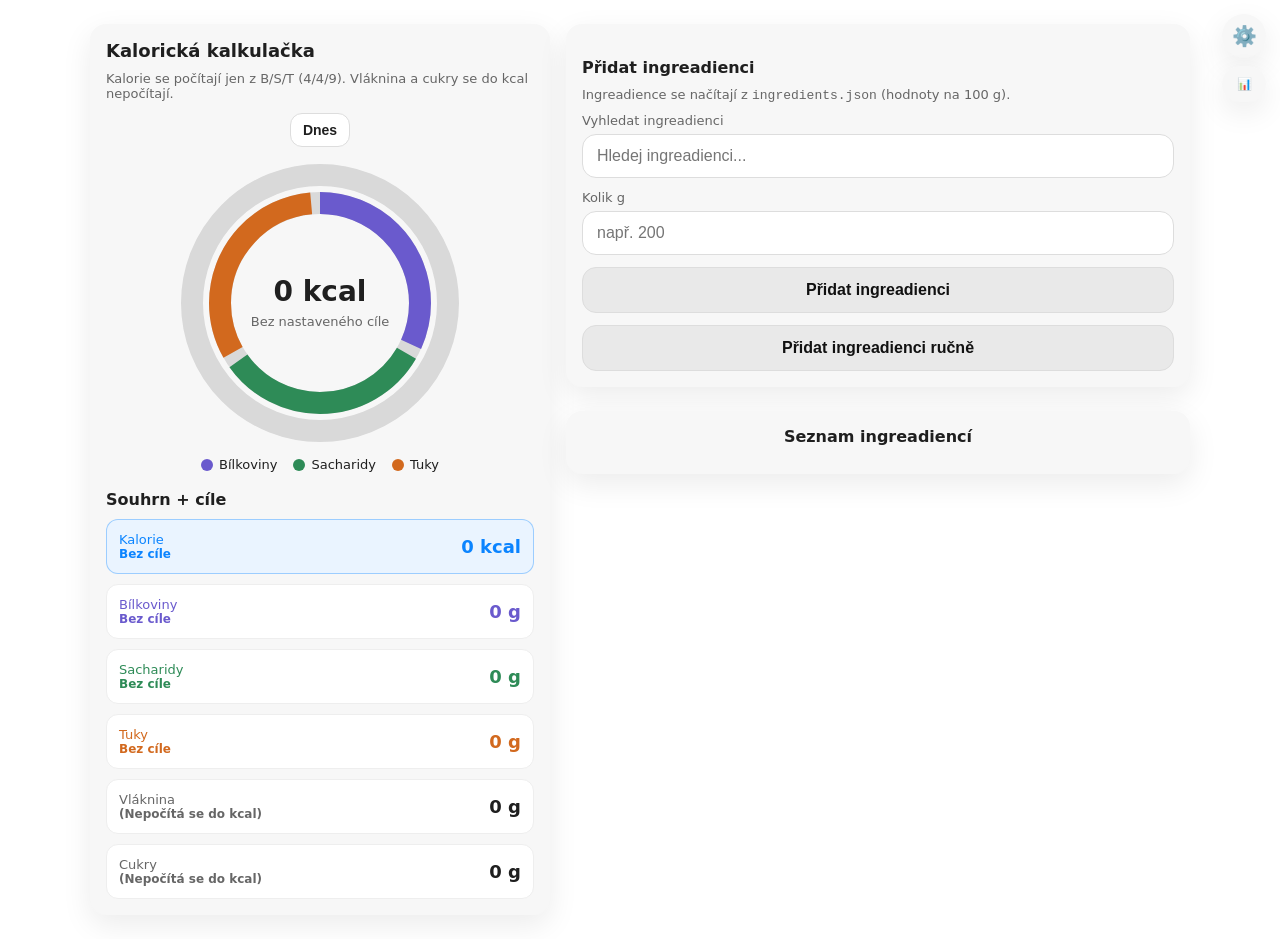
<file: index.html>
<!doctype html>
<html lang="cs">
<head>
  <meta charset="utf-8" />
  <meta name="viewport" content="width=device-width,initial-scale=1" />
  <title>Kalorická kalkulačka</title>
  <style>
    :root{
      --bg:#ffffff;
      --text:#1f1f1f;
      --muted:#666;
      --card:#f7f7f7;
      --shadow:0 10px 30px rgba(0,0,0,.08);

      --track:#d9d9d9;

      --p:#6a5acd;
      --c:#2e8b57;
      --f:#d2691e;
      --kcal:#0b84ff;

      --danger:#b00020;
      --dangerBg:#ffe9ee;
    }

    body{
      margin:0;
      font-family: system-ui, -apple-system, Segoe UI, Roboto, Arial, sans-serif;
      background:var(--bg);
      color:var(--text);
      font-size:15px;
    }

    .wrap{
      max-width: 1100px;
      margin: 24px auto;
      padding: 0 16px;
      display:grid;
      gap:16px;
      grid-template-columns: 460px 1fr;
      align-items:start;
    }

    .panel{
      background:var(--card);
      border-radius:16px;
      padding:16px;
      box-shadow: var(--shadow);
    }

    .right-col{
      display:grid;
      gap:24px;
    }

    h1{ font-size:18px; margin:0 0 10px; }
    h2{ font-size:16px; margin:18px 0 10px; }
    .muted{ color:var(--muted); font-size:13px; }

    /* Rings */
    .rings{
      width: 280px;
      height: 280px;
      margin: 16px auto 0;
      position:relative;
      display:grid;
      place-items:center;
    }
    .rings svg{
      width:100%;
      height:100%;
      overflow:visible;
      transform: rotate(-90deg);
    }
    .ring-track{
      fill:none;
      stroke: var(--track);
      stroke-linecap: round;
    }
    .ring-progress{
      fill:none;
      stroke-linecap: round;
      stroke-dasharray: 1;
      stroke-dashoffset: 1;
      transition: stroke 350ms ease, stroke-dashoffset 350ms ease;
    }
    .macro-segment{ stroke-linecap: butt; }
    .center{
      position:absolute;
      display:grid;
      place-items:center;
      text-align:center;
      gap:8px;
      transform: translateY(0);
    }
    .center .big{
      font-size:28px;
      font-weight:800;
      line-height:1;
    }
    .center .small{
      font-size:13px;
      color:var(--muted);
    }

    .day-picker-btn{
      margin:12px auto 0;
      display:block;
      border:1px solid #ddd;
      background:#fff;
      color:var(--text);
      border-radius:12px;
      font-weight:800;
      font-size:14px;
      padding:8px 12px;
      cursor:pointer;
    }
    .day-picker-btn:hover{ filter:brightness(0.97); }

    .calendar-head{
      display:flex;
      align-items:center;
      justify-content:space-between;
      gap:8px;
      margin-bottom:10px;
    }
    .calendar-month-label{
      font-weight:800;
      font-size:15px;
      text-align:center;
      flex:1;
    }
    .calendar-nav-btn{
      border:1px solid #ddd;
      background:#fff;
      border-radius:10px;
      width:36px;
      height:36px;
      font-size:20px;
      line-height:1;
      cursor:pointer;
      color:var(--text);
    }
    .calendar-weekdays,
    .calendar-grid{
      display:grid;
      grid-template-columns:repeat(7, minmax(0,1fr));
      gap:6px;
    }
    .calendar-weekdays{
      margin-bottom:8px;
      font-size:11px;
      color:var(--muted);
      font-weight:700;
      text-align:center;
    }
    .calendar-day{
      border:1px solid #e6e6e6;
      background:#fff;
      border-radius:10px;
      min-height:64px;
      padding:6px 4px;
      display:grid;
      justify-items:center;
      align-content:start;
      gap:4px;
      cursor:pointer;
    }
    .calendar-day.empty{
      background:transparent;
      border-color:transparent;
      cursor:default;
    }
    .calendar-day .d{ font-size:12px; font-weight:700; }
    .calendar-day.selected{ outline:2px solid var(--kcal); }
    .calendar-day.today{ border-color:var(--kcal); }
    .calendar-mini-ring{ width:22px; height:22px; }
    .calendar-mini-ring svg{ width:22px; height:22px; transform:rotate(-90deg); }

    .legend{
      display:flex;
      gap:16px;
      justify-content:center;
      margin-top:14px;
      flex-wrap:wrap;
      font-size:13px;
    }
    .legendItem{ display:flex; gap:6px; align-items:center; }
    .dot{ width:12px;height:12px;border-radius:50%; }

    /* Summary cards */
    .summaryRow{
      display:grid;
      gap:10px;
      margin-top:10px;
    }
    .sumCard{
      display:grid;
      grid-template-columns: 1fr auto;
      gap:6px 12px;
      padding:12px;
      border-radius:12px;
      background:#fff;
      border:1px solid #eee;
      align-items:center;
    }
    .sumCard .label{ color:var(--muted); font-size:13px; }
    .sumCard .value{ font-weight:800; font-size:18px; }
    .sumCard .goal{ font-weight:600; color:var(--muted); font-size:12px; }

    .sumCard.danger{
      border-color: rgba(176,0,32,.35);
      background: var(--dangerBg);
    }
    .sumCard.danger .label,
    .sumCard.danger .goal{ color: var(--danger); }
    .sumCard.danger .value{ color: var(--danger); }
    .sumCard.kcal{
      border-color: rgba(11,132,255,.35);
      background: #eaf4ff;
    }
    .sumCard.kcal .label,
    .sumCard.kcal .goal,
    .sumCard.kcal .value{ color: var(--kcal); }
    .sumCard.protein .label,
    .sumCard.protein .goal,
    .sumCard.protein .value{ color: var(--p); }
    .sumCard.carbs .label,
    .sumCard.carbs .goal,
    .sumCard.carbs .value{ color: var(--c); }
    .sumCard.fat .label,
    .sumCard.fat .goal,
    .sumCard.fat .value{ color: var(--f); }

    /* Modal */
    .modal{
      display:none;
      position:fixed;
      top:0;left:0;right:0;bottom:0;
      background:rgba(0,0,0,.5);
      z-index:9999;
      place-items:center;
      justify-content:center;
      padding: 18px;
      box-sizing:border-box;
      overflow-y:auto;
    }
    .modal.open{ display:grid; }
    .modal-content{
      background:#fff;
      border-radius:20px;
      padding:28px;
      max-width:520px;
      width:100%;
      box-shadow: 0 20px 60px rgba(0,0,0,.2);
      animation: slideIn 200ms ease;
      position:relative;
    }
    @keyframes slideIn{
      from{ opacity:0; transform:translateY(-20px); }
      to{ opacity:1; transform:translateY(0); }
    }
    .modal h2{ margin:0 0 8px; padding-right:0; }
    .modal .muted{ display:block; margin-bottom:16px; }


    /* Modal close button */
    .modal-close{
      display:none;
    }

    /* Search box */
    .search-box{
      position:relative;
    }
    .search-input{
      width:100%;
      padding:12px 14px;
      border-radius:14px;
      border:1px solid #ddd;
      outline:none;
      background:#fff;
      box-sizing:border-box;
      font-size:16px;
    }
    .search-input:focus{ border-color:#aaa; }

    .search-results{
      position:absolute;
      top:100%;
      left:0;
      right:0;
      background:#fff;
      border:1px solid #ddd;
      border-top:0;
      border-radius:0 0 14px 14px;
      max-height:240px;
      overflow-y:auto;
      z-index:100;
      display:none;
    }
    .search-results.show{ display:block; }

    .search-result-item{
      padding:10px 14px;
      cursor:pointer;
      border-bottom:1px solid #eee;
      font-size:14px;
    }
    .search-result-item:last-child{ border-bottom:0; }
    .search-result-item:hover{ background:#f7f7f7; }
    .search-result-item.custom{ color:#666; font-weight:600; }
    .search-empty{ color:#999; }
    .search-section-label{
      padding:8px 12px;
      font-size:11px;
      color:#999;
      border-bottom:1px solid #eee;
    }
    .search-section-label.with-top-border{ border-top:1px solid #eee; }

    /* Forms */
    label{ display:block; font-size:13px; color:var(--muted); margin:10px 0 6px; }
    input, select{
      width:100%;
      padding:12px 14px;
      border-radius:14px;
      border:1px solid #ddd;
      outline:none;
      background:#fff;
      box-sizing:border-box;
      font-size:16px;
    }
    input:focus, select:focus{ border-color:#aaa; }

    .row3{ display:grid; grid-template-columns: 1fr 1fr 1fr; gap:10px; }
    .row2{ display:grid; grid-template-columns: 2fr 1fr; gap:10px; align-items:end; }

    .goal-sum{
      margin-top:10px;
      padding:10px 12px;
      background:#f7f7f7;
      border-radius:12px;
    }

    .tip-box{
      padding:12px 14px;
      background:#f7f7f7;
      border-radius:12px;
    }

    .actions{ display:flex; gap:12px; margin-top:12px; flex-wrap:wrap; }

    /* Buttons (unified, bigger, phone-friendly) */
    .btn{
      border:0;
      padding:14px 14px;
      border-radius:14px;
      font-size:16px;
      font-weight:800;
      cursor:pointer;
      width:auto;
      line-height:1;
    }
    .btn.primary{
      background:#111;
      color:#fff;
    }
    .btn.secondary{
      background:#e9e9e9;
      color:#111;
      border:1px solid #ddd;
    }
    .btn:active{ transform: translateY(1px); }

    /* List */
    .foods{ margin-top:12px; display:grid; gap:10px; }
    .food{
      background:#fff;
      border:1px solid #eee;
      border-radius:12px;
      padding:10px 12px;
      display:grid;
      gap:8px;
    }
    .food-head{
      display:flex;
      justify-content:flex-start;
      gap:10px;
      align-items:baseline;
      flex-wrap:wrap;
    }
    .food-stats-row{
      display:grid;
      grid-template-columns:1fr 1fr;
      gap:8px;
      width:100%;
    }
    .food-stat-pill{
      display:flex;
      align-items:center;
      justify-content:center;
      font-size:15px;
      font-weight:800;
      padding:8px 10px;
      width:100%;
      box-sizing:border-box;
    }
    .food-head-right{
      display:flex;
      align-items:center;
      gap:8px;
      margin-left:auto;
    }
    .pills{ display:flex; gap:6px; flex-wrap:wrap; justify-content:flex-end; }
    .pill{
      font-size:12px;
      padding:3px 8px;
      border-radius:999px;
      background:#f1f1f1;
      color:#333;
      white-space:nowrap;
    }
    .food-actions{ display:flex; gap:8px; justify-content:flex-end; flex-wrap:wrap; }
    .food-macros{ color:var(--muted); }
    .food-macros .m-p{ color:var(--p); font-weight:600; }
    .food-macros .m-c{ color:var(--c); font-weight:600; }
    .food-macros .m-f{ color:var(--f); font-weight:600; }
    .food-macros .m-n{ color:var(--muted); }

    .history-list{ display:grid; gap:10px; }
    .history-item{
      background:#fff;
      border:1px solid #eee;
      border-radius:12px;
      padding:10px 12px;
      display:grid;
      gap:8px;
      cursor:pointer;
    }
    .history-item:hover{ border-color:#d8d8d8; }
    .history-item:focus-visible{
      outline:2px solid var(--p);
      outline-offset:1px;
    }
    .history-head{
      display:flex;
      justify-content:space-between;
      gap:10px;
      align-items:center;
      flex-wrap:wrap;
    }
    .history-day{ font-weight:800; }
    .history-empty{ padding:8px 0; }
    .history-pagination{
      margin-top:12px;
      display:flex;
      gap:8px;
      align-items:center;
      justify-content:space-between;
    }
    .history-page-label{
      font-size:12px;
      color:var(--muted);
      font-weight:700;
    }
    .history-active{
      outline:2px solid var(--p);
      outline-offset:1px;
    }

    .iconbtn{
      border:1px solid #eee;
      background:#fff;
      color:#111;
      padding:10px 12px;
      border-radius:12px;
      cursor:pointer;
      font-weight:800;
      font-size:14px;
    }
    .iconbtn.edit-btn{
      padding:7px 10px;
      font-size:13px;
      border-radius:10px;
    }
    .iconbtn.delete-x{
      padding:7px 10px;
      font-size:13px;
      border-radius:10px;
    }

    hr{ border:0; border-top:1px solid #e6e6e6; margin:14px 0; }

    .storage-section{
      margin-top:24px;
      padding:16px 0;
      border-top:1px solid #ddd;
    }

    .storage-section h3{
      font-size:14px;
      margin:0 0 10px;
      color:var(--text);
      font-weight:700;
    }

    .storage-actions{
      display:flex;
      gap:8px;
      flex-wrap:wrap;
    }

    .storage-actions .btn{
      padding:11px 12px;
      font-size:13px;
      flex:1;
      min-width:110px;
    }

    #fileInput{ display:none; }

    @media (max-width: 1000px){
      .wrap{ grid-template-columns: 1fr; }
      .rings{ width: 300px; height: 300px; }
    }

    /* Bigger overall on small phones + full width buttons */
    @media (max-width: 520px){
      body{ font-size:16px; }
      .panel{ padding:18px; }
      h1{ font-size:20px; }
      h2{ font-size:17px; }
      .muted{ font-size:14px; }

      .sumCard{ padding:14px; }
      .sumCard .value{ font-size:20px; }
      .sumCard .label{ font-size:14px; }
      .sumCard .goal{ font-size:13px; }

      .center .big{ font-size:30px; }
      .center .small{ font-size:14px; }
      .legend{ font-size:14px; gap:14px; }

      .modal{ padding:10px; }
      .modal-content{
        max-width:420px;
        padding:18px;
        border-radius:16px;
      }

      #portionModal .modal-content,
      #goalModal .modal-content{
        max-width:360px;
        padding:14px;
      }
      #portionModal .row3{
        grid-template-columns:1fr 1fr;
        gap:8px;
      }

      .btn{
        padding:16px 16px;
        font-size:17px;
        border-radius:16px;
      }

      .actions .btn{ width:100%; }
      .food-actions .iconbtn{ width:100%; }
    }

    /* Dark Mode overrides */
    body.dark-mode {
      --bg: #121212;
      --text: #e0e0e0;
      --muted: #9a9a9a;
      --card: #1e1e1e;
      --shadow: 0 10px 30px rgba(0,0,0,.5);
      --track: #3a3a3a;
      --kcal: #4da3ff;
      --danger: #ff6b6b;
      --dangerBg: #3d1418;
    }
    body.dark-mode .sumCard {
      background: #252525;
      border-color: #333;
    }
    body.dark-mode .modal-content {
      background: #1e1e1e;
    }
    body.dark-mode input,
    body.dark-mode select {
      background: #252525;
      border-color: #3a3a3a;
      color: var(--text);
    }
    body.dark-mode .search-input {
      background: #252525;
      border-color: #3a3a3a;
      color: var(--text);
    }
    body.dark-mode .search-results {
      background: #252525;
      border-color: #3a3a3a;
    }
    body.dark-mode .search-result-item { border-bottom-color: #333; }
    body.dark-mode .search-result-item:hover { background: #333; }
    body.dark-mode .search-empty { color: #b0b0b0; }
    body.dark-mode .search-section-label {
      color: #b0b0b0;
      border-bottom-color: #333;
    }
    body.dark-mode .search-section-label.with-top-border { border-top-color: #333; }
    body.dark-mode .food {
      background: #252525;
      border-color: #333;
    }
    body.dark-mode .history-item {
      background: #252525;
      border-color: #333;
    }
    body.dark-mode .iconbtn {
      border-color: #3f3f3f;
      background: #2a2a2a;
      color: #f0f0f0;
    }
    body.dark-mode .iconbtn:hover {
      background: #323232;
      border-color: #4a4a4a;
    }
    body.dark-mode .iconbtn:disabled {
      opacity: .5;
      cursor: default;
    }
    body.dark-mode .btn.primary {
      background: #e0e0e0;
      color: #111;
    }
    body.dark-mode .btn.secondary {
      background: #2a2a2a;
      color: #e0e0e0;
      border-color: #3a3a3a;
    }
    body.dark-mode #goalModal .goal-sum {
      background: #252525;
      border: 1px solid #333;
      color: var(--muted);
    }
    body.dark-mode #goalModal .goal-sum strong { color: var(--text); }
    body.dark-mode #portionModal .tip-box {
      background: #252525;
      border: 1px solid #333;
      color: var(--muted);
    }
    body.dark-mode .pill {
      background: #343434;
      color: #e2e2e2;
      border: 1px solid #444;
    }
    body.dark-mode hr { border-top-color: #333; }
    body.dark-mode .settings-section { border-top-color: #333; }

    /* Gear / settings button */
    .gear-btn {
      position: fixed;
      top: 14px;
      right: 14px;
      z-index: 1000;
      width: 44px;
      height: 44px;
      border-radius: 50%;
      border: 0;
      background: var(--card);
      box-shadow: var(--shadow);
      cursor: pointer;
      font-size: 20px;
      display: flex;
      align-items: center;
      justify-content: center;
      padding: 0;
      line-height: 1;
    }
    .gear-btn:hover { filter: brightness(0.92); }

    .weekly-btn {
      position: fixed;
      top: 66px;
      right: 14px;
      z-index: 1000;
      min-width: 44px;
      height: 36px;
      border-radius: 18px;
      border: 0;
      background: var(--card);
      box-shadow: var(--shadow);
      cursor: pointer;
      font-size: 12px;
      font-weight: 800;
      display: flex;
      align-items: center;
      justify-content: center;
      padding: 0 12px;
      line-height: 1;
      color: var(--text);
    }
    .weekly-btn:hover { filter: brightness(0.92); }

    .weekly-modal-title {
      font-size: 13px;
      font-weight: 800;
      margin: 0 0 10px;
      color: var(--muted);
      text-transform: uppercase;
      letter-spacing: 0.5px;
    }

    /* Settings modal sections */
    .settings-section {
      margin-top: 20px;
      padding-top: 16px;
      border-top: 1px solid #eee;
    }
    .settings-section:first-of-type {
      margin-top: 0;
      padding-top: 0;
      border-top: 0;
    }
    .settings-section h3 {
      font-size: 13px;
      margin: 0 0 12px;
      font-weight: 700;
      color: var(--muted);
      text-transform: uppercase;
      letter-spacing: 0.5px;
    }
    .settings-meta {
      display: grid;
      gap: 6px;
      font-size: 13px;
      color: var(--muted);
    }
    .settings-meta a {
      color: var(--kcal);
      text-decoration: none;
      font-weight: 700;
      width: fit-content;
    }
    .settings-meta a:hover { text-decoration: underline; }

    .weekly-overview {
      display: grid;
      gap: 12px;
    }
    .weekly-ring-wrap {
      display: grid;
      justify-items: center;
      gap: 8px;
    }
    .weekly-rings {
      width: 120px;
      height: 120px;
      position: relative;
      display: grid;
      place-items: center;
    }
    .weekly-rings svg {
      width: 100%;
      height: 100%;
      transform: rotate(-90deg);
      overflow: visible;
    }
    .weekly-ring-center {
      position: absolute;
      text-align: center;
      display: grid;
      gap: 2px;
      place-items: center;
    }
    .weekly-ring-center .big {
      font-size: 15px;
      font-weight: 800;
      line-height: 1;
    }
    .weekly-ring-center .small {
      font-size: 10px;
      color: var(--muted);
      font-weight: 700;
    }
    .weekly-segment {
      fill: none;
      stroke-linecap: butt;
    }
    .weekly-ring-legend {
      display: grid;
      grid-template-columns: repeat(4, minmax(0, 1fr));
      gap: 6px;
      width: 100%;
    }
    .weekly-ring-legend-item {
      background: #fff;
      border: 1px solid #eee;
      border-radius: 10px;
      padding: 6px;
      display: grid;
      justify-items: center;
      gap: 4px;
    }
    .weekly-ring-value {
      font-size: 11px;
      font-weight: 800;
    }
    .weekly-ring-label {
      font-size: 11px;
      color: var(--muted);
      font-weight: 700;
      text-align: center;
    }
    .weekly-summary {
      display: grid;
      gap: 8px;
      font-size: 13px;
    }
    .weekly-status {
      border-radius: 10px;
      padding: 10px;
      font-weight: 800;
      border: 1px solid transparent;
    }
    .weekly-status.good {
      color: #1b7a3f;
      background: #e8f8ef;
      border-color: #b8e7cc;
    }
    .weekly-status.warn {
      color: #9a5b00;
      background: #fff4e5;
      border-color: #ffd8a8;
    }
    .weekly-status.bad {
      color: #b00020;
      background: #ffe9ee;
      border-color: rgba(176,0,32,.35);
    }
    .weekly-summary-item {
      background: #fff;
      border: 1px solid #eee;
      border-radius: 10px;
      padding: 8px 10px;
    }
    .weekly-summary-item strong {
      display: inline-block;
      margin-right: 4px;
    }
    body.dark-mode .weekly-ring-legend-item,
    body.dark-mode .weekly-summary-item {
      background: #252525;
      border-color: #333;
    }
    body.dark-mode .day-picker-btn,
    body.dark-mode .calendar-nav-btn,
    body.dark-mode .calendar-day{
      background:#252525;
      border-color:#333;
      color:var(--text);
    }
    body.dark-mode .calendar-day.empty{
      background:transparent;
      border-color:transparent;
    }
    body.dark-mode .settings-meta a { color: var(--kcal); }
    body.dark-mode .weekly-status.good {
      background: #123223;
      color: #9ce2ba;
      border-color: #24563c;
    }
    body.dark-mode .weekly-status.warn {
      background: #3a2b12;
      color: #f2cb8f;
      border-color: #5b4220;
    }
    body.dark-mode .weekly-status.bad {
      background: #3d1418;
      color: #ff9cab;
      border-color: #6a232a;
    }
    /* Toggle switch */
    .toggle-row {
      display: flex;
      align-items: center;
      justify-content: space-between;
      gap: 12px;
      cursor: pointer;
      user-select: none;
    }
    .toggle-switch {
      position: relative;
      width: 48px;
      height: 26px;
      flex-shrink: 0;
    }
    .toggle-switch input {
      opacity: 0;
      width: 0;
      height: 0;
      position: absolute;
    }
    .toggle-slider {
      position: absolute;
      inset: 0;
      background: #ccc;
      border-radius: 13px;
      transition: background 200ms;
      cursor: pointer;
    }
    .toggle-slider::before {
      content: "";
      position: absolute;
      width: 20px;
      height: 20px;
      left: 3px;
      top: 3px;
      background: #fff;
      border-radius: 50%;
      transition: transform 200ms;
    }
    .toggle-switch input:checked + .toggle-slider { background: var(--p); }
    .toggle-switch input:checked + .toggle-slider::before { transform: translateX(22px); }
    body.dark-mode .toggle-slider { background: #555; }
    body.dark-mode .toggle-slider::before { background: #ddd; }
  </style>
</head>
<body>
  <!-- Settings gear button -->
  <button class="gear-btn" id="settingsBtn" aria-label="Nastavení">⚙️</button>
  <button class="weekly-btn" id="weeklyBtn" aria-label="Týdenní přehled">📊</button>

  <!-- MODAL: Týdenní přehled -->
  <div id="weeklyModal" class="modal">
    <div class="modal-content">
      <button class="modal-close" id="weeklyModalClose">&times;</button>
      <h2>Týdenní přehled</h2>
      <div class="weekly-modal-title">Posledních 7 dní</div>
      <div class="weekly-overview">
        <div class="weekly-ring-wrap">
          <div id="weeklyRings" class="weekly-rings"></div>
          <div id="weeklyRingLegend" class="weekly-ring-legend"></div>
        </div>
        <div id="weeklySummary" class="weekly-summary"></div>
      </div>
      <div class="actions" style="margin-top:20px;">
        <button id="weeklyCloseBtn" class="btn secondary" style="flex:1;">Zavřít</button>
      </div>
    </div>
  </div>

  <!-- MODAL: Nastavení -->
  <div id="settingsModal" class="modal">
    <div class="modal-content">
      <button class="modal-close" id="settingsModalClose">&times;</button>
      <h2>Nastavení</h2>

      <div class="settings-section">
        <h3>Zálohování dat</h3>
        <div class="storage-actions">
          <button id="exportBtn" class="btn secondary">Stáhnout</button>
          <button id="importBtn" class="btn secondary">Nahrát</button>
        </div>
        <div class="storage-actions" style="margin-top:8px;">
          <button id="loadTestJsonBtn" class="btn secondary">Nahrát testovací JSON</button>
          <button id="resetCalculatorBtn" class="btn secondary">Reset kalkulačky</button>
        </div>
        <input id="fileInput" type="file" accept=".json" aria-label="Nahrát zálohu ze souboru" />
      </div>

      <div class="settings-section">
        <h3>Vzhled</h3>
        <label class="toggle-row">
          <span>🌙 Tmavý režim</span>
          <span class="toggle-switch">
            <input type="checkbox" id="darkModeToggle" />
            <span class="toggle-slider"></span>
          </span>
        </label>
      </div>

      <div class="settings-section">
        <h3>Cíle</h3>
        <div class="storage-actions">
          <button id="settingsEditGoalBtn" class="btn secondary" style="width:100%;">Upravit cíle</button>
        </div>
      </div>

      <div class="settings-section">
        <h3>Informace</h3>
        <div class="settings-meta">
          <div>Verze: 1.0</div>
          <div>Autor: Pavel Jelínek</div>
          <a href="https://github.com/PavJel" target="_blank" rel="noopener noreferrer">GitHub</a>
        </div>
      </div>

      <div class="actions" style="margin-top:20px;">
        <button id="settingsCloseBtn" class="btn secondary" style="flex:1;">Zavřít</button>
      </div>
    </div>
  </div>

  <!-- MODAL: Upravit cíle -->
  <div id="goalModal" class="modal">
    <div class="modal-content">
      <button class="modal-close" id="goalModalClose">&times;</button>
      <h2>Upravit cíle</h2>
      <div class="muted">Zadej denní kcal a procenta (B/S/T). Cílové gramy se spočítají automaticky.</div>

      <label for="modalKcal">Denní cíl (kcal)</label>
      <input id="modalKcal" type="number" min="0" step="50" placeholder="např. 1900" />

      <div class="row3" style="margin-top:14px;">
        <div>
          <label for="modalPctP">% Bílkoviny</label>
          <input id="modalPctP" type="number" min="0" max="100" step="1" placeholder="30" />
        </div>
        <div>
          <label for="modalPctC">% Sacharidy</label>
          <input id="modalPctC" type="number" min="0" max="100" step="1" placeholder="45" />
        </div>
        <div>
          <label for="modalPctF">% Tuky</label>
          <input id="modalPctF" type="number" min="0" max="100" step="1" placeholder="25" />
        </div>
      </div>

      <div class="muted goal-sum">
        Součet: <strong id="modalPctSum">0%</strong>
      </div>

      <div class="actions" style="margin-top:20px;">
        <button id="modalSaveBtn" class="btn primary" style="flex:1;">Uložit</button>
        <button id="modalCloseBtn" class="btn secondary" style="flex:1;">Zavřít</button>
      </div>
    </div>
  </div>

  <!-- MODAL: Přidat ingreadienci ručně -->
  <div id="portionModal" class="modal">
    <div class="modal-content">
      <button class="modal-close" id="portionModalClose">&times;</button>
      <h2 id="modalFormTitle">Přidat ingreadienci ručně</h2>
      <div class="muted">Ukládání je do LocalStorage a JSON exportu.</div>

      <label for="modalName">Název</label>
      <input id="modalName" placeholder="např. Rýže" />

      <label for="modalW" style="margin-top:12px;">Hmotnost ingreadience (g)</label>
      <input id="modalW" type="number" min="0" step="1" placeholder="např. 200" />

      <div class="row3" style="margin-top:14px;">
        <div>
          <label for="modalP">Bílkoviny (g)</label>
          <input id="modalP" type="text" inputmode="decimal" placeholder="0" />
        </div>
        <div>
          <label for="modalC">Sacharidy (g)</label>
          <input id="modalC" type="text" inputmode="decimal" placeholder="0" />
        </div>
        <div>
          <label for="modalF">Tuky (g)</label>
          <input id="modalF" type="text" inputmode="decimal" placeholder="0" />
        </div>
      </div>

      <div class="row3" style="margin-top:10px;">
        <div>
          <label for="modalFi">Vláknina (g)</label>
          <input id="modalFi" type="text" inputmode="decimal" placeholder="0" />
        </div>
        <div>
          <label for="modalSu">Cukry (g)</label>
          <input id="modalSu" type="text" inputmode="decimal" placeholder="0" />
        </div>
        <div>
          <label class="muted">Tip</label>
          <div class="muted tip-box">
            Cukry ≤ sacharidy, vláknina ≤ sacharidy.
          </div>
        </div>
      </div>

      <div class="actions" style="margin-top:20px;">
        <button id="modalSavePortionBtn" class="btn primary">Uložit</button>
        <button id="modalCancelEditBtn" class="btn secondary">Zrušit</button>
      </div>
    </div>
  </div>

  <div id="calendarModal" class="modal">
    <div class="modal-content">
      <h2>Výběr dne</h2>
      <div class="calendar-head" id="calendarSwipeArea">
        <button id="calPrevBtn" class="calendar-nav-btn" type="button" aria-label="Předchozí měsíc">‹</button>
        <div id="calendarMonthLabel" class="calendar-month-label"></div>
        <button id="calNextBtn" class="calendar-nav-btn" type="button" aria-label="Další měsíc">›</button>
      </div>
      <div class="calendar-weekdays">
        <div>Po</div><div>Út</div><div>St</div><div>Čt</div><div>Pá</div><div>So</div><div>Ne</div>
      </div>
      <div id="calendarGrid" class="calendar-grid"></div>
      <div class="actions" style="margin-top:14px;">
        <button id="calendarCloseBtn" class="btn secondary" style="flex:1;">Zavřít</button>
      </div>
    </div>
  </div>

  <div class="wrap">
    <!-- LEFT: Summary -->
    <div class="panel">
      <h1>Kalorická kalkulačka</h1>
      <div class="muted">
        Kalorie se počítají jen z B/S/T (4/4/9). Vláknina a cukry se do kcal nepočítají.
      </div>
      <button id="datePickerBtn" class="day-picker-btn" type="button">Dnes</button>

      <div class="rings" aria-label="Makro progress kruhy">
        <svg viewBox="0 0 280 280" aria-hidden="true">
          <!-- Macro ring (shared track + segmented B/S/T) -->
          <circle class="ring-track" cx="140" cy="140" r="100" stroke-width="22"></circle>
          <circle id="progP" class="ring-progress macro-segment" cx="140" cy="140" r="100" stroke-width="22" stroke="var(--p)"></circle>
          <circle id="progC" class="ring-progress macro-segment" cx="140" cy="140" r="100" stroke-width="22" stroke="var(--c)"></circle>
          <circle id="progF" class="ring-progress macro-segment" cx="140" cy="140" r="100" stroke-width="22" stroke="var(--f)"></circle>

          <!-- KCAL outer ring -->
          <circle class="ring-track" cx="140" cy="140" r="128" stroke-width="22"></circle>
          <circle id="progKcal" class="ring-progress" cx="140" cy="140" r="128" stroke-width="22" stroke="var(--kcal)"></circle>
        </svg>

        <div class="center">
          <div class="big" id="sumKcalCenter">0 kcal</div>
          <div class="small" id="kcalCenterSub">0% z cíle</div>
        </div>
      </div>

      <div class="legend">
        <div class="legendItem"><span class="dot" style="background:var(--p)"></span>Bílkoviny</div>
        <div class="legendItem"><span class="dot" style="background:var(--c)"></span>Sacharidy</div>
        <div class="legendItem"><span class="dot" style="background:var(--f)"></span>Tuky</div>
      </div>

      <h2>Souhrn + cíle</h2>
      <div class="summaryRow" id="summaryCards"></div>
    </div>

    <!-- RIGHT: Add portion + list -->
    <div class="right-col">
      <div class="panel">
        <h2>Přidat ingreadienci</h2>
        <div class="muted">Ingreadience se načítají z <code>ingredients.json</code> (hodnoty na 100 g).</div>

        <label for="ingredientSearch">Vyhledat ingreadienci</label>
        <div class="search-box">
          <input id="ingredientSearch" class="search-input" type="text" placeholder="Hledej ingreadienci..." />
          <div id="searchResults" class="search-results"></div>
        </div>

        <label for="ingredientGrams" style="margin-top:12px;">Kolik g</label>
        <input id="ingredientGrams" type="number" min="0" step="1" placeholder="např. 200" />

        <div class="actions">
          <button id="addFromDbBtn" class="btn secondary" style="width:100%;">Přidat ingreadienci</button>
        </div>

        <button id="openPortionModalBtn" class="btn secondary" style="width:100%; margin-top:12px;">Přidat ingreadienci ručně</button>
      </div>

      <div class="panel">
        <h2 style="margin-top:0; text-align:center;">Seznam ingreadiencí</h2>
        <div id="foods" class="foods"></div>
      </div>

    </div>
  </div>

  <script>
    const $ = (id) => document.getElementById(id);

    const STORAGE_PORTIONS = "kalkulacka.portions.v12";
    const STORAGE_PLAN = "kalkulacka.plan.v7";
    const STORAGE_CUSTOM_INGREDIENTS = "kalkulacka.custom_ingredients.v1";
    const STORAGE_HISTORY = "kalkulacka.history.v1";
    const STORAGE_ACTIVE_DAY = "kalkulacka.active_day.v1";

    let INGREDIENTS = [];
    let CUSTOM_INGREDIENTS = [];
    let editingIndex = null;
    let editingSource = "current";
    let editingDay = null;
    let selectedIngredientId = null;
    let selectedDayOffset = 0;
    let calendarMonthCursor = null;

    // modal elements - cíle
    const goalModal = $("goalModal");
    const modalKcal = $("modalKcal");
    const modalPctP = $("modalPctP");
    const modalPctC = $("modalPctC");
    const modalPctF = $("modalPctF");
    const modalPctSum = $("modalPctSum");
    const modalSaveBtn = $("modalSaveBtn");
    const modalCloseBtn = $("modalCloseBtn");
    const goalModalClose = $("goalModalClose");
    const settingsEditGoalBtn = $("settingsEditGoalBtn");

    // modal elements - suroviny
    const portionModal = $("portionModal");
    const modalFormTitle = $("modalFormTitle");
    const modalName = $("modalName");
    const modalW = $("modalW");
    const modalP = $("modalP");
    const modalC = $("modalC");
    const modalF = $("modalF");
    const modalFi = $("modalFi");
    const modalSu = $("modalSu");
    const modalSavePortionBtn = $("modalSavePortionBtn");
    const modalCancelEditBtn = $("modalCancelEditBtn");
    const portionModalClose = $("portionModalClose");
    const openPortionModalBtn = $("openPortionModalBtn");

    // main elements
    const ingredientSearch = $("ingredientSearch");
    const searchResults = $("searchResults");
    const ingredientGrams = $("ingredientGrams");
    const addFromDbBtn = $("addFromDbBtn");

    const foodsEl = $("foods");
    const datePickerBtn = $("datePickerBtn");
    const calendarModal = $("calendarModal");
    const calendarCloseBtn = $("calendarCloseBtn");
    const calendarGrid = $("calendarGrid");
    const calendarMonthLabel = $("calendarMonthLabel");
    const calPrevBtn = $("calPrevBtn");
    const calNextBtn = $("calNextBtn");
    const calendarSwipeArea = $("calendarSwipeArea");

    const sumKcalCenter = $("sumKcalCenter");
    const kcalCenterSub = $("kcalCenterSub");

    const progP = $("progP");
    const progC = $("progC");
    const progF = $("progF");
    const progKcal = $("progKcal");

    const summaryCards = $("summaryCards");

    // storage/export
    const exportBtn = $("exportBtn");
    const importBtn = $("importBtn");
    const loadTestJsonBtn = $("loadTestJsonBtn");
    const resetCalculatorBtn = $("resetCalculatorBtn");
    const fileInput = $("fileInput");

    // settings modal
    const settingsBtn = $("settingsBtn");
    const weeklyBtn = $("weeklyBtn");
    const weeklyModal = $("weeklyModal");
    const weeklyModalClose = $("weeklyModalClose");
    const weeklyCloseBtn = $("weeklyCloseBtn");
    const settingsModal = $("settingsModal");
    const settingsModalClose = $("settingsModalClose");
    const settingsCloseBtn = $("settingsCloseBtn");
    const darkModeToggle = $("darkModeToggle");
    const weeklyRings = $("weeklyRings");
    const weeklyRingLegend = $("weeklyRingLegend");
    const weeklySummary = $("weeklySummary");

    let calSwipeStartX = 0;
    let calSwipeStartY = 0;
    let calSwipeDragging = false;

    function dayKeyFromOffset(offset){
      const d = new Date();
      d.setHours(12, 0, 0, 0);
      d.setDate(d.getDate() - Math.trunc(offset || 0));
      const y = d.getFullYear();
      const m = String(d.getMonth() + 1).padStart(2, "0");
      const day = String(d.getDate()).padStart(2, "0");
      return `${y}-${m}-${day}`;
    }

    function dayOffsetFromKey(dayKey){
      if (!dayKey || !/^\d{4}-\d{2}-\d{2}$/.test(dayKey)) return null;
      const [year, month, day] = dayKey.split("-").map(Number);
      const today = new Date();
      today.setHours(12, 0, 0, 0);
      const target = new Date(year, month - 1, day, 12, 0, 0, 0);
      const ms = today.getTime() - target.getTime();
      if (!Number.isFinite(ms)) return null;
      return Math.round(ms / 86400000);
    }

    function openCalendarModal(){
      const selectedDayKey = dayKeyFromOffset(selectedDayOffset);
      const [y, m] = selectedDayKey.split("-").map(Number);
      calendarMonthCursor = new Date(y, m - 1, 1, 12, 0, 0, 0);
      renderCalendar();
      calendarModal.classList.add("open");
    }

    function closeCalendarModal(){
      calendarModal.classList.remove("open");
    }

    function monthLabel(date){
      return date.toLocaleDateString("cs-CZ", { month: "long", year: "numeric" });
    }

    function dayKcalPercent(dayKey){
      const plan = loadPlan();
      const portions = getPortionsForDay(dayKey);
      const totals = computeTotals(portions);
      const goal = Number(plan.goalKcal || 0);
      if (goal <= 0) return { pct: 0, over: false };
      const p = (totals.kcal / goal) * 100;
      return { pct: Math.max(0, Math.min(100, p)), over: p > 100 };
    }

    function renderCalendar(){
      if (!calendarGrid || !calendarMonthLabel || !calendarMonthCursor) return;

      const year = calendarMonthCursor.getFullYear();
      const month = calendarMonthCursor.getMonth();
      const first = new Date(year, month, 1, 12, 0, 0, 0);
      const firstWeekday = (first.getDay() + 6) % 7;
      const daysInMonth = new Date(year, month + 1, 0).getDate();
      const today = todayKey();
      const selectedKey = dayKeyFromOffset(selectedDayOffset);

      calendarMonthLabel.textContent = monthLabel(calendarMonthCursor);
      calendarGrid.innerHTML = "";

      for (let i = 0; i < firstWeekday; i++) {
        const empty = document.createElement("div");
        empty.className = "calendar-day empty";
        calendarGrid.appendChild(empty);
      }

      for (let day = 1; day <= daysInMonth; day++) {
        const dayKey = `${year}-${String(month + 1).padStart(2, "0")}-${String(day).padStart(2, "0")}`;
        const { pct, over } = dayKcalPercent(dayKey);
        const color = over ? "#b00020" : "var(--kcal)";
        const r = 9;
        const C = 2 * Math.PI * r;
        const offset = C * (1 - pct / 100);

        const btn = document.createElement("button");
        btn.type = "button";
        btn.className = "calendar-day" + (dayKey === selectedKey ? " selected" : "") + (dayKey === today ? " today" : "");
        btn.setAttribute("data-day", dayKey);
        btn.innerHTML = `
          <div class="d">${day}</div>
          <div class="calendar-mini-ring">
            <svg viewBox="0 0 22 22" aria-hidden="true">
              <circle class="ring-track" cx="11" cy="11" r="9" stroke-width="3"></circle>
              <circle class="ring-progress" cx="11" cy="11" r="9" stroke-width="3" stroke="${color}" style="stroke-dasharray:${C};stroke-dashoffset:${offset};"></circle>
            </svg>
          </div>
        `;
        btn.addEventListener("click", () => {
          const off = dayOffsetFromKey(dayKey);
          if (off === null) return;
          selectedDayOffset = off;
          clearEditMode();
          rerender();
          closeCalendarModal();
        });
        calendarGrid.appendChild(btn);
      }
    }

    function shiftCalendarMonth(delta){
      if (!calendarMonthCursor) calendarMonthCursor = new Date();
      calendarMonthCursor = new Date(calendarMonthCursor.getFullYear(), calendarMonthCursor.getMonth() + delta, 1, 12, 0, 0, 0);
      renderCalendar();
    }

    function handleCalendarTouchStart(e){
      if (e.touches.length !== 1) return;
      calSwipeDragging = true;
      calSwipeStartX = e.touches[0].clientX;
      calSwipeStartY = e.touches[0].clientY;
    }

    function handleCalendarTouchEnd(e){
      if (!calSwipeDragging || e.changedTouches.length !== 1) return;
      calSwipeDragging = false;
      const dx = e.changedTouches[0].clientX - calSwipeStartX;
      const dy = e.changedTouches[0].clientY - calSwipeStartY;
      if (Math.abs(dx) < 45 || Math.abs(dx) < Math.abs(dy)) return;
      shiftCalendarMonth(dx < 0 ? 1 : -1);
    }

    // utils
    function toNum(v){
      const n = Number(String(v).replace(/,/g, '.'));
      return Number.isFinite(n) ? n : 0;
    }
    function round1(n){ return Math.round(n * 10) / 10; }
    function round0(n){ return Math.round(n); }
    function fmt(n){ return String(n).replace(/\./g, ','); }

    function escapeHtml(s){
      return String(s)
        .replaceAll("&","&amp;")
        .replaceAll("<","&lt;")
        .replaceAll(">","&gt;")
        .replaceAll('"',"&quot;")
        .replaceAll("'","&#039;");
    }

    function uid(){
      return Math.random().toString(16).slice(2) + Date.now().toString(16);
    }

    function normalize(str){
      return String(str).normalize("NFD").replace(/[\u0300-\u036f]/g, "").toLowerCase();
    }

    function kcalFromMacros(p, c, f){
      return (p * 4) + (c * 4) + (f * 9);
    }

    function todayKey(){
      const now = new Date();
      const y = now.getFullYear();
      const m = String(now.getMonth() + 1).padStart(2, "0");
      const d = String(now.getDate()).padStart(2, "0");
      return `${y}-${m}-${d}`;
    }

    function formatDay(dayKey){
      if (!dayKey || !/^\d{4}-\d{2}-\d{2}$/.test(dayKey)) return dayKey || "-";
      const [year, month, day] = dayKey.split("-").map(Number);
      return new Date(year, month - 1, day).toLocaleDateString("cs-CZ", {
        weekday: "short",
        day: "2-digit",
        month: "2-digit",
        year: "numeric"
      });
    }

    function formatDayOnly(dayKey){
      if (!dayKey || !/^\d{4}-\d{2}-\d{2}$/.test(dayKey)) return dayKey || "-";
      const [year, month, day] = dayKey.split("-").map(Number);
      return new Date(year, month - 1, day).toLocaleDateString("cs-CZ", {
        day: "2-digit",
        month: "2-digit",
        year: "numeric"
      });
    }

    function setRingProgress(circleEl, percent, color){
      const r = Number(circleEl.getAttribute("r"));
      const C = 2 * Math.PI * r;
      const p = Math.max(0, Math.min(100, percent));
      circleEl.style.strokeDasharray = `${C}`;
      circleEl.style.strokeDashoffset = `${C * (1 - p / 100)}`;
      if (color) circleEl.setAttribute("stroke", color);
    }

    function makePastDayKey(offset){
      const d = new Date();
      d.setDate(d.getDate() - offset);
      const y = d.getFullYear();
      const m = String(d.getMonth() + 1).padStart(2, "0");
      const day = String(d.getDate()).padStart(2, "0");
      return `${y}-${m}-${day}`;
    }

    function getLast7DaysData(){
      const history = loadHistory();
      const current = loadPortions();
      const currentDay = todayKey();
      const days = [];

      for (let i = 6; i >= 0; i--) {
        const day = makePastDayKey(i);
        let portions = [];

        if (day === currentDay) {
          portions = current;
        } else {
          const entry = history.find(x => x.day === day);
          portions = entry ? entry.portions : [];
        }

        days.push({ day, portions, totals: computeTotals(portions) });
      }

      return days;
    }

    function weeklyMetricColor(valuePercent, baseColor){
      return valuePercent > 110 ? "#b00020" : baseColor;
    }

    function renderWeeklyOverview(){
      if (!weeklyRings || !weeklySummary) return;

      const plan = loadPlan();
      const targets = calcTargets(plan);
      const week = getLast7DaysData();
      const activeDays = week.filter(x => x.portions.length > 0).length;

      const totals = week.reduce((acc, day) => {
        acc.kcal += day.totals.kcal;
        acc.protein += day.totals.protein;
        acc.carbs += day.totals.carbs;
        acc.fat += day.totals.fat;
        acc.fiber += day.totals.fiber;
        acc.sugars += day.totals.sugars;
        return acc;
      }, { kcal: 0, protein: 0, carbs: 0, fat: 0, fiber: 0, sugars: 0 });

      const weeklyGoals = {
        kcal: targets.goalKcal * 7,
        protein: targets.targetP * 7,
        carbs: targets.targetC * 7,
        fat: targets.targetF * 7,
      };

      const pctKcal = weeklyGoals.kcal > 0 ? (totals.kcal / weeklyGoals.kcal) * 100 : 0;
      const pctP = weeklyGoals.protein > 0 ? (totals.protein / weeklyGoals.protein) * 100 : 0;
      const pctC = weeklyGoals.carbs > 0 ? (totals.carbs / weeklyGoals.carbs) * 100 : 0;
      const pctF = weeklyGoals.fat > 0 ? (totals.fat / weeklyGoals.fat) * 100 : 0;

      const kcalColor = weeklyMetricColor(pctKcal, "var(--kcal)");
      const macroKcal = {
        protein: totals.protein * 4,
        carbs: totals.carbs * 4,
        fat: totals.fat * 9,
      };
      const macroKcalSum = macroKcal.protein + macroKcal.carbs + macroKcal.fat;
      const macroKcalShare = macroKcalSum > 0
        ? {
            protein: (macroKcal.protein / macroKcalSum) * 100,
            carbs: (macroKcal.carbs / macroKcalSum) * 100,
            fat: (macroKcal.fat / macroKcalSum) * 100,
          }
        : { protein: 33.34, carbs: 33.33, fat: 33.33 };

      const macroRingData = [
        { label: "Bílkoviny", value: pctP, share: macroKcalShare.protein, color: weeklyMetricColor(pctP, "var(--p)") },
        { label: "Sacharidy", value: pctC, share: macroKcalShare.carbs, color: weeklyMetricColor(pctC, "var(--c)") },
        { label: "Tuky", value: pctF, share: macroKcalShare.fat, color: weeklyMetricColor(pctF, "var(--f)") },
      ];

      const outerR = 54;
      const outerC = 2 * Math.PI * outerR;
      const kcalProgress = Math.max(0, Math.min(100, pctKcal));
      const kcalOffset = outerC * (1 - kcalProgress / 100);

      const macroR = 40;
      const macroC = 2 * Math.PI * macroR;
      const gap = 4;
      const totalGap = gap * macroRingData.length;
      const available = macroC - totalGap;
      let currentOffset = 0;

      weeklyRings.innerHTML = `
        <svg viewBox="0 0 120 120" aria-hidden="true">
          <circle class="ring-track" cx="60" cy="60" r="54" stroke-width="6"></circle>
          <circle class="ring-progress" cx="60" cy="60" r="54" stroke-width="6" stroke="${kcalColor}" style="stroke-dasharray:${outerC};stroke-dashoffset:${kcalOffset};"></circle>
          <circle class="ring-track" cx="60" cy="60" r="40" stroke-width="12"></circle>
          ${macroRingData.map((item) => {
            const visible = Math.max(0, (available * item.share / 100));
            const segmentHtml = `<circle class="weekly-segment" cx="60" cy="60" r="40" stroke-width="12" stroke="${item.color}" style="stroke-dasharray:${visible} ${macroC};stroke-dashoffset:${-currentOffset};"></circle>`;
            currentOffset += visible + gap;
            return segmentHtml;
          }).join("")}
        </svg>
        <div class="weekly-ring-center">
          <div class="big">${Math.round(pctKcal)}%</div>
          <div class="small">KCAL týden</div>
        </div>
      `;

      weeklyRingLegend.innerHTML = [{ label: "Kalorie", value: pctKcal, color: kcalColor }, ...macroRingData].map(item => `
        <div class="weekly-ring-legend-item">
          <div class="weekly-ring-value" style="color:${item.color}">${Math.round(item.value)}%</div>
          <div class="weekly-ring-label">${item.label}</div>
        </div>
      `).join("");

      if ((plan.goalKcal || 0) <= 0) {
        weeklySummary.innerHTML = '<div class="weekly-summary-item">Nastav si denní cíle, aby šel týdenní přehled vyhodnotit přesněji.</div>';
        return;
      }

      const kcalDiff = Math.abs(pctKcal - 100);
      let statusClass = "warn";
      let statusText = "Je to v pohodě, ale je co zlepšit.";

      if (kcalDiff <= 10) {
        statusClass = "good";
        statusText = "Dařilo se udržet týdenní kcal.";
      } else if (kcalDiff > 20) {
        statusClass = "bad";
        statusText = "Je dost potřeba to zlepšit.";
      }

      weeklySummary.innerHTML = `
        <div class="weekly-status ${statusClass}">${escapeHtml(statusText)}</div>
        <div class="weekly-summary-item"><strong>Bílkoviny:</strong>${fmt(round1(totals.protein))} g<br><span class="muted">Mělo být za týden: ${fmt(round1(weeklyGoals.protein))} g</span></div>
        <div class="weekly-summary-item"><strong>Tuky:</strong>${fmt(round1(totals.fat))} g<br><span class="muted">Mělo být za týden: ${fmt(round1(weeklyGoals.fat))} g</span></div>
        <div class="weekly-summary-item"><strong>Sacharidy:</strong>${fmt(round1(totals.carbs))} g<br><span class="muted">Mělo být za týden: ${fmt(round1(weeklyGoals.carbs))} g</span></div>
        <div class="weekly-summary-item"><strong>Vláknina:</strong>${fmt(round1(totals.fiber))} g</div>
        <div class="weekly-summary-item"><strong>Cukry:</strong>${fmt(round1(totals.sugars))} g</div>
      `;
    }

    // storage
    function loadPortions(){
      try{
        const raw = localStorage.getItem(STORAGE_PORTIONS);
        if (!raw) return [];
        return Array.isArray(JSON.parse(raw)) ? JSON.parse(raw) : [];
      } catch {
        return [];
      }
    }
    function savePortions(items){
      localStorage.setItem(STORAGE_PORTIONS, JSON.stringify(items));
    }

    function loadPlan(){
      try{
        const raw = localStorage.getItem(STORAGE_PLAN);
        if (!raw) return { goalKcal: 0, pctP: 30, pctC: 45, pctF: 25 };
        const p = JSON.parse(raw) || {};
        return {
          goalKcal: Math.max(0, round0(toNum(p.goalKcal))),
          pctP: Math.max(0, Math.min(100, round0(toNum(p.pctP)))),
          pctC: Math.max(0, Math.min(100, round0(toNum(p.pctC)))),
          pctF: Math.max(0, Math.min(100, round0(toNum(p.pctF))))
        };
      } catch {
        return { goalKcal: 0, pctP: 30, pctC: 45, pctF: 25 };
      }
    }
    function savePlan(plan){
      localStorage.setItem(STORAGE_PLAN, JSON.stringify(plan));
    }

    function loadCustomIngredients(){
      try{
        const raw = localStorage.getItem(STORAGE_CUSTOM_INGREDIENTS);
        if (!raw) return [];
        return Array.isArray(JSON.parse(raw)) ? JSON.parse(raw) : [];
      } catch {
        return [];
      }
    }
    function saveCustomIngredients(items){
      localStorage.setItem(STORAGE_CUSTOM_INGREDIENTS, JSON.stringify(items));
      CUSTOM_INGREDIENTS = items;
    }

    function loadHistory(){
      try{
        const raw = localStorage.getItem(STORAGE_HISTORY);
        if (!raw) return [];
        const arr = JSON.parse(raw);
        return Array.isArray(arr) ? arr.filter(x => x && typeof x.day === "string" && Array.isArray(x.portions)) : [];
      } catch {
        return [];
      }
    }

    function saveHistory(items){
      localStorage.setItem(STORAGE_HISTORY, JSON.stringify(items));
    }

    function getPortionsForDay(dayKey){
      if (dayKey === todayKey()) return loadPortions();
      const history = loadHistory();
      const entry = history.find(x => x.day === dayKey);
      return entry ? entry.portions : [];
    }

    function savePortionsForDay(dayKey, portions){
      const safeItems = JSON.parse(JSON.stringify(Array.isArray(portions) ? portions : []));

      if (dayKey === todayKey()) {
        savePortions(safeItems);
        return;
      }

      const history = loadHistory();
      const index = history.findIndex(x => x.day === dayKey);
      if (index >= 0) {
        history[index].portions = safeItems;
        history[index].archivedAt = new Date().toISOString();
      } else {
        history.push({
          day: dayKey,
          portions: safeItems,
          archivedAt: new Date().toISOString()
        });
      }

      history.sort((a, b) => b.day.localeCompare(a.day));
      saveHistory(history);
    }

    function archiveDay(dayKey, portions){
      const safePortions = JSON.parse(JSON.stringify(Array.isArray(portions) ? portions : []));
      const history = loadHistory().filter(entry => entry.day !== dayKey);
      history.push({
        day: dayKey,
        portions: safePortions,
        archivedAt: new Date().toISOString()
      });
      history.sort((a, b) => b.day.localeCompare(a.day));
      saveHistory(history);
    }

    function rotateDayIfNeeded(){
      const today = todayKey();
      const activeDay = localStorage.getItem(STORAGE_ACTIVE_DAY);

      if (!activeDay) {
        localStorage.setItem(STORAGE_ACTIVE_DAY, today);
        selectedDayOffset = 0;
        return false;
      }
      if (activeDay === today) return false;

      const currentPortions = loadPortions();
      if (currentPortions.length > 0) {
        archiveDay(activeDay, currentPortions);
      }

      savePortions([]);
      localStorage.setItem(STORAGE_ACTIVE_DAY, today);
      selectedDayOffset = 0;
      clearEditMode();
      return true;
    }

    function calcTargets(plan){
      const k = plan.goalKcal || 0;
      return {
        goalKcal: k,
        targetP: k > 0 ? round1((k * (plan.pctP / 100)) / 4) : 0,
        targetC: k > 0 ? round1((k * (plan.pctC / 100)) / 4) : 0,
        targetF: k > 0 ? round1((k * (plan.pctF / 100)) / 9) : 0,
      };
    }

    function pct(value, goal){
      if (!goal || goal <= 0) return 0;
      return (value / goal) * 100;
    }

    function computeTotals(items){
      let protein=0, carbs=0, fiber=0, sugars=0, fat=0;
      for (const item of items){
        protein += item.protein;
        carbs   += item.carbs;
        fiber   += item.fiber;
        sugars  += item.sugars;
        fat     += item.fat;
      }
      const kcal = kcalFromMacros(protein, carbs, fat);
      return { kcal, protein, carbs, fiber, sugars, fat };
    }

    function renderSummary(totals, plan, opts = {}){
      const targets = calcTargets(plan);
      const viewDayKey = opts.viewDay || todayKey();
      if (datePickerBtn) {
        datePickerBtn.textContent = viewDayKey === todayKey() ? "Dnes" : formatDayOnly(viewDayKey);
      }

      const kcalPercent = targets.goalKcal > 0 ? pct(totals.kcal, targets.goalKcal) : 0;
      const overKcal = targets.goalKcal > 0 && totals.kcal > targets.goalKcal;

      const overProtein = targets.targetP > 0 && totals.protein > targets.targetP;
      const overCarbs   = targets.targetC > 0 && totals.carbs   > targets.targetC;
      const overFat     = targets.targetF > 0 && totals.fat     > targets.targetF;

      sumKcalCenter.textContent = `${Math.round(totals.kcal)} kcal`;
      kcalCenterSub.textContent = targets.goalKcal > 0
        ? `${Math.round(kcalPercent)}% z ${targets.goalKcal} kcal`
        : `Bez nastaveného cíle`;

      const kcalP = totals.protein * 4;
      const kcalC = totals.carbs * 4;
      const kcalF = totals.fat * 9;
      const kcalMacroTotal = kcalP + kcalC + kcalF;
      const macroShares = kcalMacroTotal > 0
        ? [kcalP / kcalMacroTotal, kcalC / kcalMacroTotal, kcalF / kcalMacroTotal]
        : [1 / 3, 1 / 3, 1 / 3];

      const macroRadius = Number(progP.getAttribute("r"));
      const macroCirc = 2 * Math.PI * macroRadius;
      const macroGap = 10;
      const availableArc = Math.max(0, macroCirc - (macroGap * 3));
      const macroSegments = [
        { el: progP, share: macroShares[0], color: overProtein ? "#b00020" : "var(--p)" },
        { el: progC, share: macroShares[1], color: overCarbs ? "#b00020" : "var(--c)" },
        { el: progF, share: macroShares[2], color: overFat ? "#b00020" : "var(--f)" },
      ];

      let macroOffset = 0;
      macroSegments.forEach(seg => {
        const visible = Math.max(0, availableArc * seg.share);
        seg.el.style.strokeDasharray = `${visible} ${macroCirc}`;
        seg.el.style.strokeDashoffset = `${-macroOffset}`;
        seg.el.setAttribute("stroke", seg.color);
        macroOffset += visible + macroGap;
      });

      if (targets.goalKcal > 0) {
        setRingProgress(progKcal, Math.min(kcalPercent, 100), overKcal ? "#b00020" : "var(--kcal)");
      } else {
        setRingProgress(progKcal, 0, "#d9d9d9");
      }

      summaryCards.innerHTML = "";

      const pPct = targets.targetP > 0 ? pct(totals.protein, targets.targetP) : 0;
      const cPct = targets.targetC > 0 ? pct(totals.carbs, targets.targetC) : 0;
      const fPct = targets.targetF > 0 ? pct(totals.fat, targets.targetF) : 0;

      summaryCards.appendChild(makeCard({
        label: "Kalorie",
        actual: `${Math.round(totals.kcal)} kcal`,
        goal: targets.goalKcal > 0 ? `${targets.goalKcal} kcal (${Math.round(kcalPercent)}%)` : "Bez cíle",
        danger: overKcal,
        tone: "kcal"
      }));

      summaryCards.appendChild(makeCard({
        label: "Bílkoviny",
        actual: `${fmt(round1(totals.protein))} g`,
        goal: targets.goalKcal > 0 ? `${fmt(round1(targets.targetP))} g (${Math.round(pPct)}%)` : "Bez cíle",
        danger: overProtein,
        tone: "protein"
      }));

      summaryCards.appendChild(makeCard({
        label: "Sacharidy",
        actual: `${fmt(round1(totals.carbs))} g`,
        goal: targets.goalKcal > 0 ? `${fmt(round1(targets.targetC))} g (${Math.round(cPct)}%)` : "Bez cíle",
        danger: overCarbs,
        tone: "carbs"
      }));

      summaryCards.appendChild(makeCard({
        label: "Tuky",
        actual: `${fmt(round1(totals.fat))} g`,
        goal: targets.goalKcal > 0 ? `${fmt(round1(targets.targetF))} g (${Math.round(fPct)}%)` : "Bez cíle",
        danger: overFat,
        tone: "fat"
      }));

      summaryCards.appendChild(makeCard({
        label: "Vláknina",
        actual: `${fmt(round1(totals.fiber))} g`,
        goal: "(Nepočítá se do kcal)",
        danger: false
      }));

      summaryCards.appendChild(makeCard({
        label: "Cukry",
        actual: `${fmt(round1(totals.sugars))} g`,
        goal: "(Nepočítá se do kcal)",
        danger: false
      }));
    }

    function makeCard({label, actual, goal, danger, tone}){
      const div = document.createElement("div");
      div.className = "sumCard" + (danger ? " danger" : "");
      if (tone && !danger) div.classList.add(tone);
      div.innerHTML = `
        <div>
          <div class="label">${escapeHtml(label)}</div>
          <div class="goal">${escapeHtml(goal)}</div>
        </div>
        <div class="value">${escapeHtml(actual)}</div>
      `;
      return div;
    }

    function renderList(items, opts = {}){
      foodsEl.innerHTML = "";

      items.forEach((item, idx) => {
        const kcal = kcalFromMacros(item.protein, item.carbs, item.fat);

        const div = document.createElement("div");
        div.className = "food";
        div.innerHTML = `
          <div class="food-head">
            <strong>${escapeHtml(item.name)}</strong>
          </div>
          <div class="food-stats-row">
            <span class="pill food-stat-pill">${round0(item.weight)} g</span>
            <span class="pill food-stat-pill">${Math.round(kcal)} kcal</span>
          </div>
          <div class="muted food-macros">
            <span class="m-p">B: ${fmt(item.protein)} g</span> •
            <span class="m-c">S: ${fmt(item.carbs)} g</span> •
            <span class="m-n">Vl: ${fmt(item.fiber)} g</span> •
            <span class="m-n">Cu: ${fmt(item.sugars)} g</span> •
            <span class="m-f">T: ${fmt(item.fat)} g</span>
          </div>
          <div class="food-actions">
            <button class="iconbtn edit-btn" data-edit="${idx}">Upravit</button>
            <button class="iconbtn delete-x" data-del="${idx}" aria-label="Zavřít">Zavřít</button>
          </div>
        `;
        foodsEl.appendChild(div);
      });

      foodsEl.querySelectorAll("button[data-del]").forEach(btn => {
        btn.addEventListener("click", () => {
          const i = Number(btn.getAttribute("data-del"));
          const targetDay = opts.viewDay || todayKey();
          const targetItems = getPortionsForDay(targetDay);
          if (!targetItems[i]) return;
          if (editingIndex === i && editingDay === targetDay) clearEditMode();
          targetItems.splice(i, 1);
          savePortionsForDay(targetDay, targetItems);
          rerender();
        });
      });

      foodsEl.querySelectorAll("button[data-edit]").forEach(btn => {
        btn.addEventListener("click", () => {
          const i = Number(btn.getAttribute("data-edit"));
          const targetDay = opts.viewDay || todayKey();
          const targetItems = getPortionsForDay(targetDay);
          if (!targetItems[i]) return;
          setEditMode(i, targetItems[i], { source: targetDay === todayKey() ? "current" : "history", day: targetDay });
        });
      });
    }


    function setEditMode(index, item, options = {}){
      editingIndex = index;
      editingSource = options.source || "current";
      editingDay = options.day || null;
      modalFormTitle.textContent = "Upravit ingreadienci";
      modalSavePortionBtn.textContent = "Uložit změny";

      modalName.value = item.name ?? "";
      modalW.value = item.weight ?? 0;
      modalP.value = item.protein ?? 0;
      modalC.value = item.carbs ?? 0;
      modalFi.value = item.fiber ?? 0;
      modalSu.value = item.sugars ?? 0;
      modalF.value = item.fat ?? 0;

      showPortionModal();
      modalName.focus();
    }

    function clearEditMode(){
      editingIndex = null;
      editingSource = "current";
      editingDay = null;
      modalFormTitle.textContent = "Přidat ingreadienci ručně";
      modalSavePortionBtn.textContent = "Uložit";

      modalName.value = "";
      modalW.value = "";
      modalP.value = "";
      modalC.value = "";
      modalFi.value = "";
      modalSu.value = "";
      modalF.value = "";
    }

    function readPortionForm(){
      const name = modalName.value.trim();
      const weight = round0(toNum(modalW.value));
      const protein = round1(toNum(modalP.value));
      const carbs   = round1(toNum(modalC.value));
      const fiber   = round1(toNum(modalFi.value));
      const sugars  = round1(toNum(modalSu.value));
      const fat     = round1(toNum(modalF.value));

      if (!name) return { ok:false, msg:"Zadej název." };
      if (weight <= 0) return { ok:false, msg:"Zadej hmotnost ingreadience (g) > 0." };

      const nums = [protein, carbs, fiber, sugars, fat];
      if (!nums.every(n => Number.isFinite(n) && n >= 0)) {
        return { ok:false, msg:"Všechny hodnoty musí být >= 0." };
      }
      if (fiber > carbs) return { ok:false, msg:"Vláknina nemůže být > sacharidy." };
      if (sugars > carbs) return { ok:false, msg:"Cukry nemůžou být > sacharidy." };

      return { ok:true, data:{ name, weight, protein, carbs, fiber, sugars, fat } };
    }

    async function loadIngredients(){
      try{
        const res = await fetch("./ingredients.json", { cache: "no-store" });
        if (!res.ok) throw new Error("Chyba načtení");
        const data = await res.json();
        if (!Array.isArray(data)) throw new Error("Musí být pole");
        INGREDIENTS = data.sort((a,b) => (a.name || "").localeCompare(b.name || "", "cs"));
      } catch (e){
        console.error(e);
      }
    }

    function searchIngredients(query){
      if (!query.trim()) {
        searchResults.classList.remove("show");
        selectedIngredientId = null;
        return;
      }

      const q = normalize(query);
      const stdResults = INGREDIENTS.filter(ing =>
        normalize(ing.name || "").includes(q)
      ).slice(0, 8);

      const customResults = CUSTOM_INGREDIENTS.filter(ing =>
        normalize(ing.name || "").includes(q)
      ).slice(0, 2);

      const allResults = [...stdResults, ...customResults];

      if (allResults.length === 0) {
        searchResults.innerHTML = '<div class="search-result-item search-empty">Nenalezeno</div>';
        searchResults.classList.add("show");
        return;
      }

      let html = "";
      
      if (customResults.length > 0) {
        html += '<div class="search-section-label">Tvoje vlastní</div>';
        html += customResults
          .map(ing => `<div class="search-result-item custom" data-id="${escapeHtml(ing.id)}">${escapeHtml(ing.name)}</div>`)
          .join("");
      }

      if (stdResults.length > 0) {
        if (customResults.length > 0) {
          html += '<div class="search-section-label with-top-border">Databáze</div>';
        }
        html += stdResults
          .map(ing => `<div class="search-result-item" data-id="${escapeHtml(ing.id)}">${escapeHtml(ing.name)}</div>`)
          .join("");
      }

      searchResults.innerHTML = html;
      searchResults.classList.add("show");

      searchResults.querySelectorAll(".search-result-item").forEach(item => {
        item.addEventListener("click", () => {
          selectedIngredientId = item.getAttribute("data-id");
          ingredientSearch.value = item.textContent.trim();
          searchResults.classList.remove("show");
        });
      });
    }

    function calcFromPer100(per100, grams){
      const factor = grams / 100;
      return {
        protein: round1((per100.protein ?? 0) * factor),
        carbs:   round1((per100.carbs ?? 0) * factor),
        fat:     round1((per100.fat ?? 0) * factor),
        fiber:   round1((per100.fiber ?? 0) * factor),
        sugars:  round1((per100.sugars ?? 0) * factor),
      };
    }

    function updateModalSum(){
      const sum = round0(toNum(modalPctP.value)) + round0(toNum(modalPctC.value)) + round0(toNum(modalPctF.value));
      modalPctSum.textContent = sum + "%";
    }

    function fillGoalModalForm(){
      const plan = loadPlan();
      modalKcal.value = plan.goalKcal || "";
      modalPctP.value = plan.pctP || "";
      modalPctC.value = plan.pctC || "";
      modalPctF.value = plan.pctF || "";
      updateModalSum();
    }

    function showGoalModal(){
      fillGoalModalForm();
      goalModal.classList.add("open");
    }

    function hideGoalModal(){
      goalModal.classList.remove("open");
    }

    function showPortionModal(){
      portionModal.classList.add("open");
    }

    function hidePortionModal(){
      portionModal.classList.remove("open");
    }

    function rerender(){
      const plan = loadPlan();

      const viewDay = dayKeyFromOffset(selectedDayOffset);
      const isHistoryView = selectedDayOffset !== 0;
      const portions = getPortionsForDay(viewDay);

      const totals = computeTotals(portions);
      renderSummary(totals, plan, { viewDay });
      renderList(portions, { isHistoryView, viewDay });
      renderWeeklyOverview();
    }

    if (datePickerBtn) datePickerBtn.addEventListener("click", openCalendarModal);
    if (calendarCloseBtn) calendarCloseBtn.addEventListener("click", closeCalendarModal);
    if (calPrevBtn) calPrevBtn.addEventListener("click", () => shiftCalendarMonth(-1));
    if (calNextBtn) calNextBtn.addEventListener("click", () => shiftCalendarMonth(1));
    if (calendarSwipeArea) {
      calendarSwipeArea.addEventListener("touchstart", handleCalendarTouchStart, { passive: true });
      calendarSwipeArea.addEventListener("touchend", handleCalendarTouchEnd, { passive: true });
    }
    if (calendarModal) {
      calendarModal.addEventListener("click", (e) => {
        if (e.target === calendarModal) closeCalendarModal();
      });
    }

    // EXPORT/IMPORT
    function exportData(){
      const portions = loadPortions();
      const plan = loadPlan();
      const customIng = loadCustomIngredients();
      const history = loadHistory();
      const activeDay = localStorage.getItem(STORAGE_ACTIVE_DAY) || todayKey();
      
      const data = {
        portions: portions,
        plan: plan,
        customIngredients: customIng,
        history: history,
        activeDay: activeDay,
        exportedAt: new Date().toISOString()
      };

      const json = JSON.stringify(data, null, 2);
      const blob = new Blob([json], { type: 'application/json' });
      const url = URL.createObjectURL(blob);
      const a = document.createElement('a');
      a.href = url;
      a.download = `kalkulacka-${new Date().toISOString().split('T')[0]}.json`;
      document.body.appendChild(a);
      a.click();
      document.body.removeChild(a);
      URL.revokeObjectURL(url);
    }

    function importData(file){
      const reader = new FileReader();
      reader.onload = (e) => {
        try {
          const data = JSON.parse(e.target.result);
          applyImportedData(data);
          alert('Data byla uspesne nahrána!');
        } catch (err) {
          alert('Chyba pri nacitani souboru: ' + err.message);
        }
      };
      reader.readAsText(file);
    }

    function applyImportedData(data){
      if (data.portions && Array.isArray(data.portions)) {
        savePortions(data.portions);
      }
      if (data.plan) {
        savePlan(data.plan);
      }
      if (data.customIngredients && Array.isArray(data.customIngredients)) {
        saveCustomIngredients(data.customIngredients);
      }
      if (data.history && Array.isArray(data.history)) {
        saveHistory(data.history);
      }
      if (typeof data.activeDay === "string" && data.activeDay) {
        localStorage.setItem(STORAGE_ACTIVE_DAY, data.activeDay);
      }

      selectedDayOffset = 0;
      selectedIngredientId = null;
      clearEditMode();

      rotateDayIfNeeded();
      rerender();
    }

    async function loadTestJsonData(){
      try {
        const res = await fetch("./test-export.json", { cache: "no-store" });
        if (!res.ok) throw new Error("Soubor test-export.json se nepodařilo načíst.");
        const data = await res.json();
        applyImportedData(data);
        alert("Testovací data byla nahrána.");
      } catch (err) {
        alert("Chyba při načítání testovacích dat: " + (err?.message || "Neznámá chyba"));
      }
    }

    function resetCalculator(){
      if (!confirm("Opravdu chceš resetovat celou kalkulačku?")) return;

      localStorage.removeItem(STORAGE_PORTIONS);
      localStorage.removeItem(STORAGE_PLAN);
      localStorage.removeItem(STORAGE_CUSTOM_INGREDIENTS);
      localStorage.removeItem(STORAGE_HISTORY);
      localStorage.removeItem(STORAGE_ACTIVE_DAY);
      localStorage.removeItem(STORAGE_DARK_MODE);

      selectedDayOffset = 0;
      selectedIngredientId = null;
      ingredientSearch.value = "";
      ingredientGrams.value = "";
      clearEditMode();
      setDarkMode(false);

      rotateDayIfNeeded();
      rerender();
      alert("Kalkulačka byla resetována.");
    }

    // SEARCH
    ingredientSearch.addEventListener("input", (e) => {
      searchIngredients(e.target.value);
    });

    // GOAL MODAL events
    [modalPctP, modalPctC, modalPctF].forEach(el => {
      el.addEventListener("input", updateModalSum);
    });

    modalSaveBtn.addEventListener("click", () => {
      const plan = {
        goalKcal: round0(toNum(modalKcal.value)),
        pctP: round0(toNum(modalPctP.value)),
        pctC: round0(toNum(modalPctC.value)),
        pctF: round0(toNum(modalPctF.value))
      };
      savePlan(plan);
      hideGoalModal();
      rerender();
    });

    modalCloseBtn.addEventListener("click", hideGoalModal);
    goalModalClose.addEventListener("click", hideGoalModal);
    settingsEditGoalBtn.addEventListener("click", () => {
      settingsModal.classList.remove("open");
      showGoalModal();
    });

    // PORTION MODAL events
    openPortionModalBtn.addEventListener("click", () => {
      clearEditMode();
      showPortionModal();
    });

    portionModalClose.addEventListener("click", hidePortionModal);

    modalSavePortionBtn.addEventListener("click", () => {
      const res = readPortionForm();
      if (!res.ok) { alert(res.msg); return; }

      const customIng = loadCustomIngredients();
      const portionData = res.data;
      const targetDay = editingIndex === null
        ? dayKeyFromOffset(selectedDayOffset)
        : (editingDay || todayKey());
      const portions = getPortionsForDay(targetDay);

      if (editingIndex === null) {
        const newId = uid();
        portions.push({ id: newId, ...portionData, createdAt: new Date().toISOString(), updatedAt: new Date().toISOString() });

        // Pridej do vlastnich surovin (pro vyhledavani)
        customIng.push({
          id: newId,
          name: portionData.name,
          per100g: {
            protein: round1((portionData.protein / portionData.weight) * 100),
            carbs: round1((portionData.carbs / portionData.weight) * 100),
            fat: round1((portionData.fat / portionData.weight) * 100),
            fiber: round1((portionData.fiber / portionData.weight) * 100),
            sugars: round1((portionData.sugars / portionData.weight) * 100)
          }
        });
        saveCustomIngredients(customIng);
      } else {
        let old = null;
        old = portions[editingIndex];
        if (!old) { clearEditMode(); return; }
        portions[editingIndex] = { ...old, ...portionData, updatedAt: new Date().toISOString() };

        // Aktualizuj v databazi
        const customIdx = customIng.findIndex(x => x.id === old.id);
        if (customIdx !== -1) {
          customIng[customIdx] = {
            id: old.id,
            name: portionData.name,
            per100g: {
              protein: round1((portionData.protein / portionData.weight) * 100),
              carbs: round1((portionData.carbs / portionData.weight) * 100),
              fat: round1((portionData.fat / portionData.weight) * 100),
              fiber: round1((portionData.fiber / portionData.weight) * 100),
              sugars: round1((portionData.sugars / portionData.weight) * 100)
            }
          };
          saveCustomIngredients(customIng);
        }
      }

      savePortionsForDay(targetDay, portions);
      rerender();
      clearEditMode();
      hidePortionModal();
    });

    modalCancelEditBtn.addEventListener("click", () => {
      clearEditMode();
      hidePortionModal();
    });

    // ADD FROM DB
    addFromDbBtn.addEventListener("click", () => {
      const id = selectedIngredientId;
      const grams = round0(toNum(ingredientGrams.value));

      if (!id) { alert("Vyber ingreadienci z vyhledávání."); return; }
      if (grams <= 0) { alert("Zadej kolik gramů."); return; }

      let ing = INGREDIENTS.find(x => x.id === id);
      if (!ing) {
        ing = CUSTOM_INGREDIENTS.find(x => x.id === id);
      }
      if (!ing) { alert("Ingreadience nebyla nalezena."); return; }

      const macros = calcFromPer100(ing.per100g || {}, grams);
      if (macros.fiber > macros.carbs) macros.fiber = macros.carbs;
      if (macros.sugars > macros.carbs) macros.sugars = macros.carbs;

      const targetDay = dayKeyFromOffset(selectedDayOffset);
      const items = getPortionsForDay(targetDay);
      items.push({
        id: uid(),
        name: ing.name,
        weight: grams,
        ...macros,
        createdAt: new Date().toISOString(),
        updatedAt: new Date().toISOString()
      });
      savePortionsForDay(targetDay, items);

      ingredientGrams.value = "";
      ingredientSearch.value = "";
      selectedIngredientId = null;
      rerender();
    });

    // EXPORT/IMPORT EVENTS
    exportBtn.addEventListener("click", exportData);
    importBtn.addEventListener("click", () => fileInput.click());
    loadTestJsonBtn.addEventListener("click", loadTestJsonData);
    resetCalculatorBtn.addEventListener("click", resetCalculator);
    fileInput.addEventListener("change", (e) => {
      if (e.target.files.length > 0) {
        importData(e.target.files[0]);
        fileInput.value = "";
      }
    });

    // SETTINGS MODAL
    const STORAGE_DARK_MODE = "kalkulacka.darkMode";

    function setDarkMode(enabled) {
      document.body.classList.toggle("dark-mode", enabled);
      darkModeToggle.checked = enabled;
      localStorage.setItem(STORAGE_DARK_MODE, enabled ? "1" : "0");
    }

    function loadDarkMode() {
      if (localStorage.getItem(STORAGE_DARK_MODE) === "1") setDarkMode(true);
    }

    settingsBtn.addEventListener("click", () => {
      weeklyModal.classList.remove("open");
      settingsModal.classList.add("open");
    });
    weeklyBtn.addEventListener("click", () => {
      settingsModal.classList.remove("open");
      weeklyModal.classList.add("open");
    });
    weeklyModalClose.addEventListener("click", () => weeklyModal.classList.remove("open"));
    weeklyCloseBtn.addEventListener("click", () => weeklyModal.classList.remove("open"));
    weeklyModal.addEventListener("click", (e) => {
      if (e.target === weeklyModal) weeklyModal.classList.remove("open");
    });
    settingsModalClose.addEventListener("click", () => settingsModal.classList.remove("open"));
    settingsCloseBtn.addEventListener("click", () => settingsModal.classList.remove("open"));
    settingsModal.addEventListener("click", (e) => {
      if (e.target === settingsModal) settingsModal.classList.remove("open");
    });
    document.addEventListener("keydown", (e) => {
      if (e.key !== "Escape") return;
      closeCalendarModal();
      weeklyModal.classList.remove("open");
      settingsModal.classList.remove("open");
    });
    darkModeToggle.addEventListener("change", () => setDarkMode(darkModeToggle.checked));

    let dayWatchTimer = null;

    function msToNextDay(){
      const now = new Date();
      const next = new Date(now);
      next.setHours(24, 0, 0, 0);
      return Math.max(1000, next.getTime() - now.getTime());
    }

    function scheduleDayWatch(){
      if (dayWatchTimer) clearTimeout(dayWatchTimer);
      dayWatchTimer = setTimeout(() => {
        const changed = rotateDayIfNeeded();
        if (changed) rerender();
        scheduleDayWatch();
      }, msToNextDay());
    }

    function checkDayOnFocus(){
      const changed = rotateDayIfNeeded();
      if (changed) rerender();
    }

    window.addEventListener("focus", checkDayOnFocus);
    document.addEventListener("visibilitychange", () => {
      if (!document.hidden) checkDayOnFocus();
    });

    // CLEAR ALL
    const clearBtnElement = document.querySelector('[id*="clearBtn"]');
    if (clearBtnElement) {
      clearBtnElement.addEventListener("click", () => {
        if (!confirm("Smazat všechny ingreadience?")) return;
        localStorage.removeItem(STORAGE_PORTIONS);
        clearEditMode();
        rerender();
      });
    }

    // init
    loadDarkMode();
    CUSTOM_INGREDIENTS = loadCustomIngredients();
    rotateDayIfNeeded();
    rerender();
    scheduleDayWatch();
    loadIngredients();
  </script>
</body>
</html>
</file>
